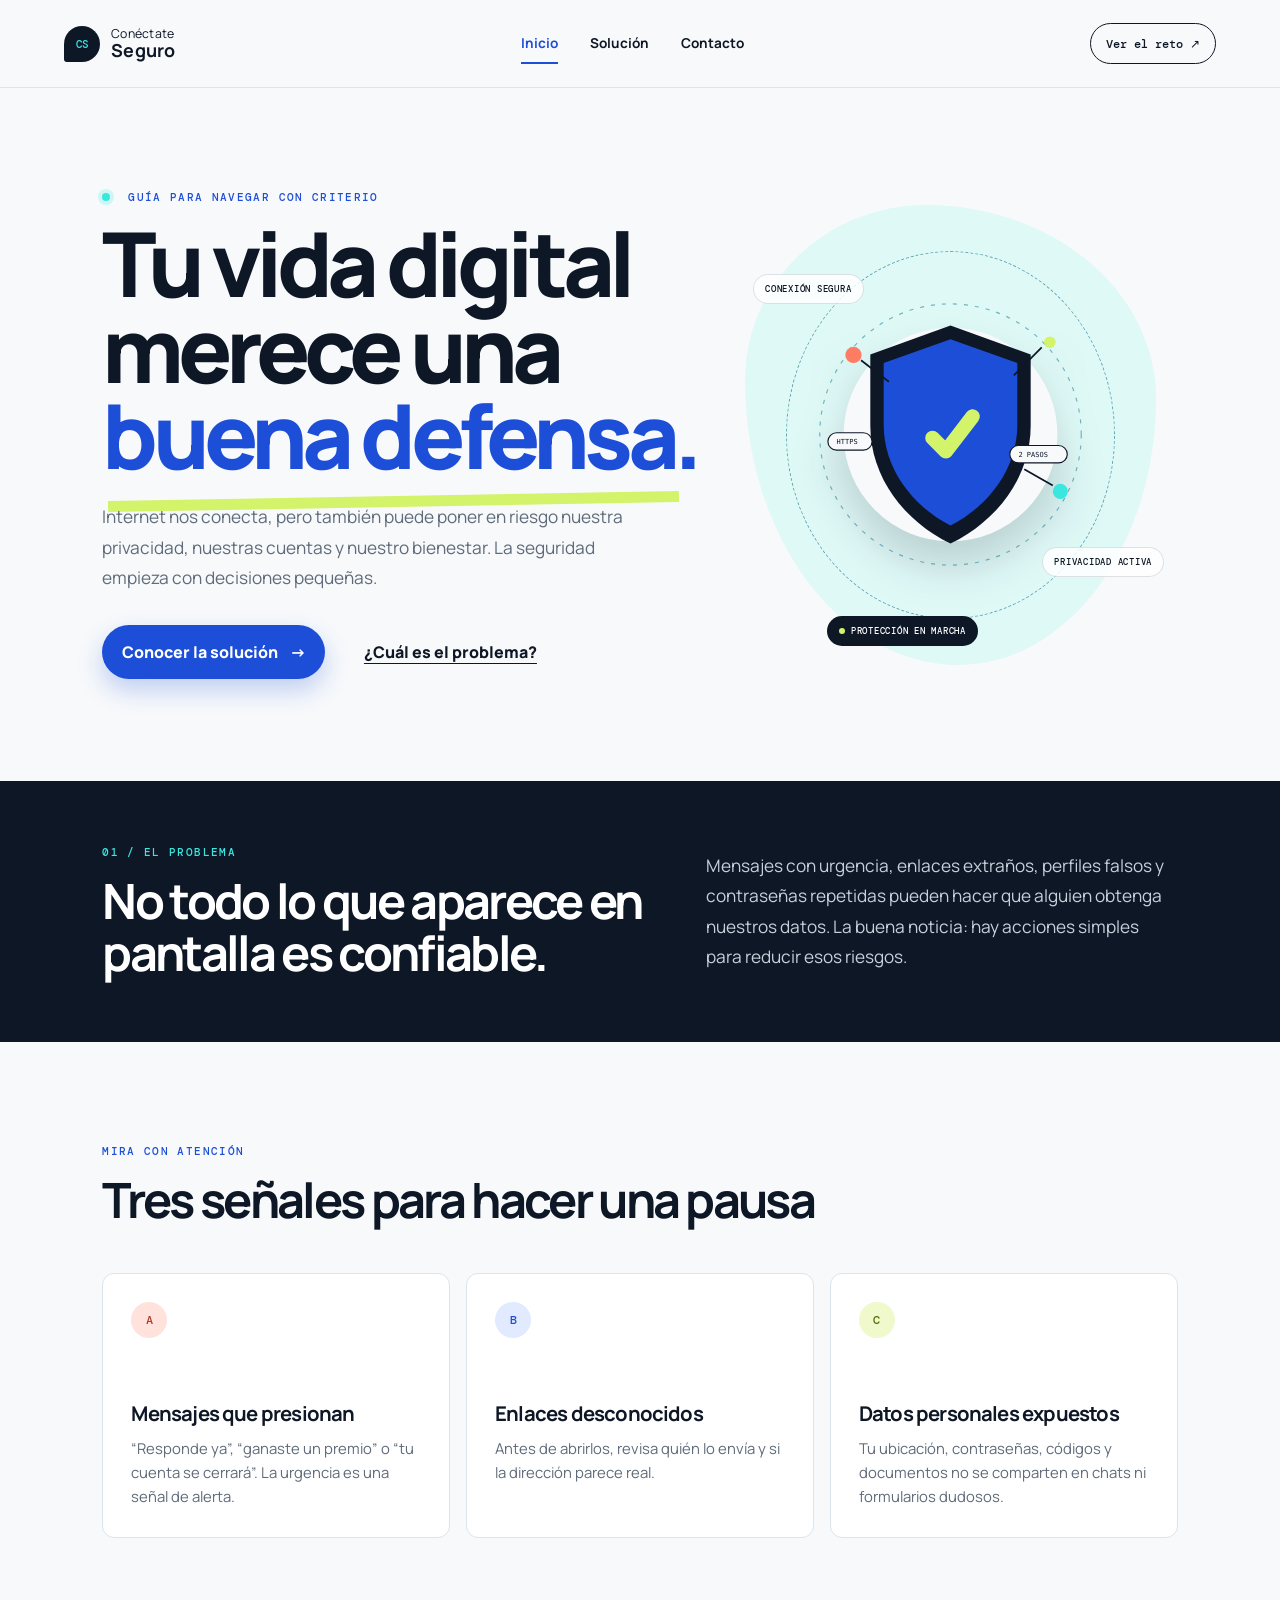
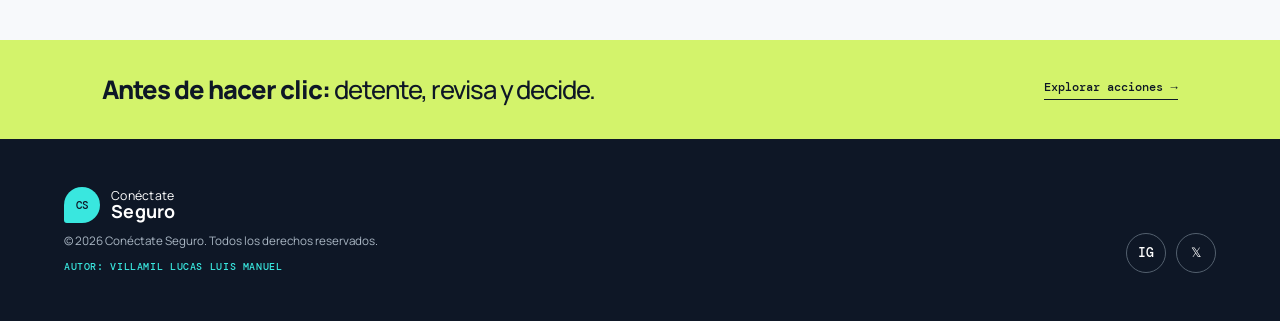
<file: index.html>
<!doctype html>
<html lang="es-MX">
<head>
  <meta charset="utf-8">
  <meta name="viewport" content="width=device-width, initial-scale=1">
  <meta name="description" content="Consejos claros para navegar de forma más segura en internet.">
  <title>Conéctate Seguro | Inicio</title>
  <link rel="preconnect" href="https://fonts.googleapis.com">
  <link rel="preconnect" href="https://fonts.gstatic.com" crossorigin>
  <link href="https://fonts.googleapis.com/css2?family=DM+Mono:wght@400;500&family=Manrope:wght@400;500;600;700;800&display=swap" rel="stylesheet">
  <link rel="stylesheet" href="styles.css">
</head>
<body>
  <a class="skip-link" href="#contenido">Saltar al contenido</a>
  <header class="site-header">
    <a class="brand" href="index.html" aria-label="Conéctate Seguro, página de inicio">
      <span class="brand-mark">CS</span>
      <span>Conéctate<br><strong>Seguro</strong></span>
    </a>
    <nav aria-label="Navegación principal">
      <a class="active" href="index.html">Inicio</a>
      <a href="solucion.html">Solución</a>
      <a href="contacto.html">Contacto</a>
    </nav>
    <a class="nav-cta" href="solucion.html#reto">Ver el reto <span aria-hidden="true">↗</span></a>
  </header>

  <main id="contenido">
    <section class="hero" aria-labelledby="hero-title">
      <div class="hero-copy">
        <p class="eyebrow"><span class="pulse"></span> GUÍA PARA NAVEGAR CON CRITERIO</p>
        <h1 id="hero-title">Tu vida digital<br>merece una <em>buena defensa.</em></h1>
        <p class="hero-text">Internet nos conecta, pero también puede poner en riesgo nuestra privacidad, nuestras cuentas y nuestro bienestar. La seguridad empieza con decisiones pequeñas.</p>
        <div class="hero-actions">
          <a class="button primary" href="solucion.html">Conocer la solución <span aria-hidden="true">→</span></a>
          <a class="button text-button" href="#problema">¿Cuál es el problema?</a>
        </div>
      </div>
      <div class="hero-visual">
        <div class="visual-label label-one">CONEXIÓN SEGURA</div>
        <div class="visual-label label-two">PRIVACIDAD ACTIVA</div>
        <img src="images/escudo-digital.svg" alt="Ilustración de un escudo que protege conexiones digitales">
        <p class="visual-status"><span></span> PROTECCIÓN EN MARCHA</p>
      </div>
    </section>

    <section class="intro-panel" id="problema" aria-labelledby="problema-title">
      <div>
        <p class="section-number">01 / EL PROBLEMA</p>
        <h2 id="problema-title">No todo lo que aparece en pantalla es confiable.</h2>
      </div>
      <p>Mensajes con urgencia, enlaces extraños, perfiles falsos y contraseñas repetidas pueden hacer que alguien obtenga nuestros datos. La buena noticia: hay acciones simples para reducir esos riesgos.</p>
    </section>

    <section class="risk-section" aria-labelledby="riesgos-title">
      <div class="section-heading">
        <p class="eyebrow">MIRA CON ATENCIÓN</p>
        <h2 id="riesgos-title">Tres señales para hacer una pausa</h2>
      </div>
      <div class="risk-grid">
        <article class="risk-card accent-coral">
          <span class="card-index">A</span>
          <h3>Mensajes que presionan</h3>
          <p>“Responde ya”, “ganaste un premio” o “tu cuenta se cerrará”. La urgencia es una señal de alerta.</p>
        </article>
        <article class="risk-card accent-blue">
          <span class="card-index">B</span>
          <h3>Enlaces desconocidos</h3>
          <p>Antes de abrirlos, revisa quién lo envía y si la dirección parece real.</p>
        </article>
        <article class="risk-card accent-lime">
          <span class="card-index">C</span>
          <h3>Datos personales expuestos</h3>
          <p>Tu ubicación, contraseñas, códigos y documentos no se comparten en chats ni formularios dudosos.</p>
        </article>
      </div>
    </section>

    <section class="action-strip">
      <p><span>Antes de hacer clic:</span> detente, revisa y decide.</p>
      <a href="solucion.html" aria-label="Ir a las acciones de protección">Explorar acciones <span aria-hidden="true">→</span></a>
    </section>
  </main>

  <footer class="site-footer">
    <div class="footer-left">
      <a class="brand footer-brand" href="index.html"><span class="brand-mark">CS</span><span>Conéctate<br><strong>Seguro</strong></span></a>
      <p>© 2026 Conéctate Seguro. Todos los derechos reservados.</p>
      <p class="author">AUTOR: VILLAMIL LUCAS LUIS MANUEL</p>
    </div>
    <div class="social-links" aria-label="Redes sociales">
      <a href="https://www.instagram.com/" target="_blank" rel="noopener noreferrer" aria-label="Abrir Instagram">IG</a>
      <a href="https://x.com/" target="_blank" rel="noopener noreferrer" aria-label="Abrir X">𝕏</a>
    </div>
  </footer>
</body>
</html>
</file>
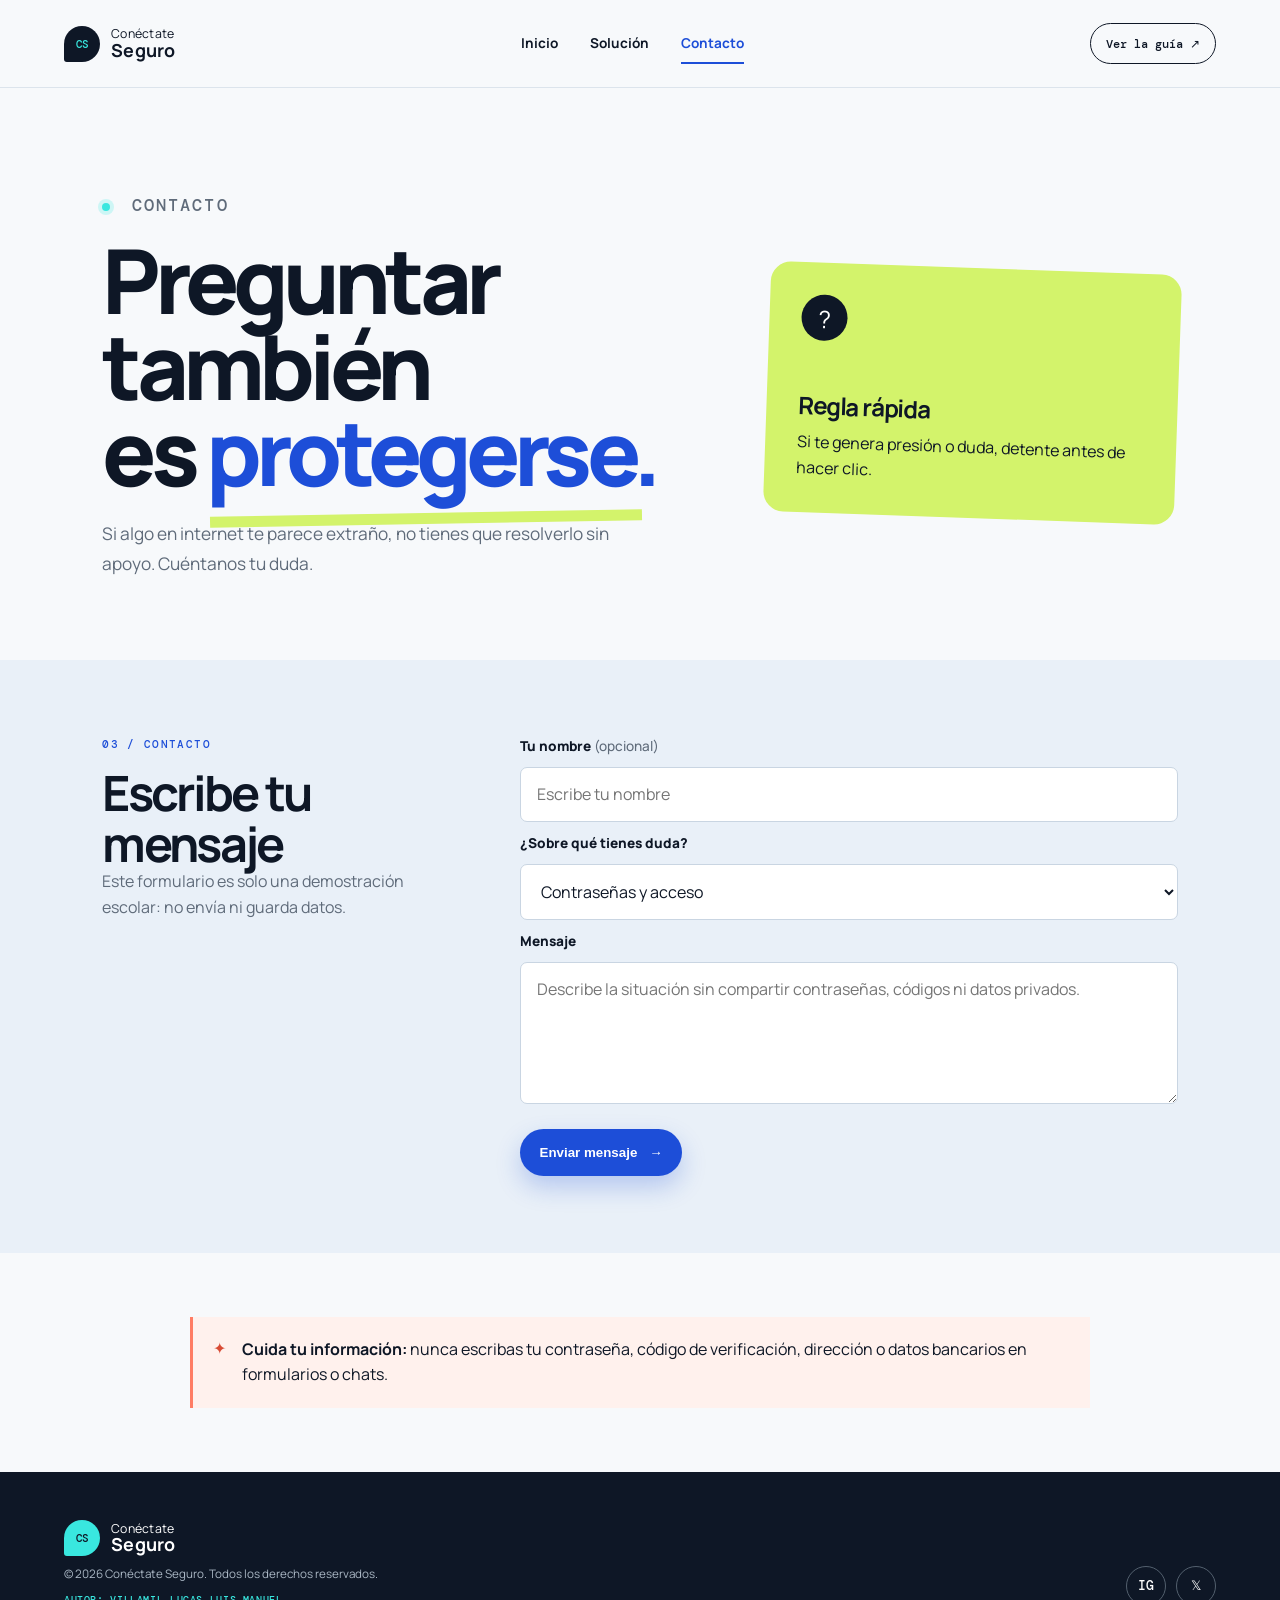
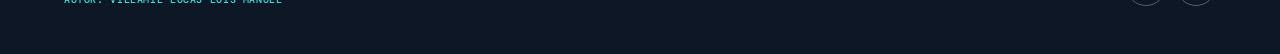
<file: contacto.html>
<!doctype html>
<html lang="es-MX">
<head>
  <meta charset="utf-8">
  <meta name="viewport" content="width=device-width, initial-scale=1">
  <meta name="description" content="Página de contacto de Conéctate Seguro.">
  <title>Conéctate Seguro | Contacto</title>
  <link rel="preconnect" href="https://fonts.googleapis.com">
  <link rel="preconnect" href="https://fonts.gstatic.com" crossorigin>
  <link href="https://fonts.googleapis.com/css2?family=DM+Mono:wght@400;500&family=Manrope:wght@400;500;600;700;800&display=swap" rel="stylesheet">
  <link rel="stylesheet" href="styles.css">
</head>
<body>
  <a class="skip-link" href="#contenido">Saltar al contenido</a>
  <header class="site-header">
    <a class="brand" href="index.html" aria-label="Conéctate Seguro, página de inicio"><span class="brand-mark">CS</span><span>Conéctate<br><strong>Seguro</strong></span></a>
    <nav aria-label="Navegación principal"><a href="index.html">Inicio</a><a href="solucion.html">Solución</a><a class="active" href="contacto.html">Contacto</a></nav>
    <a class="nav-cta" href="solucion.html">Ver la guía <span aria-hidden="true">↗</span></a>
  </header>

  <main id="contenido">
    <section class="contact-hero" aria-labelledby="contacto-title">
      <div><p class="eyebrow"><span class="pulse"></span> CONTACTO</p><h1 id="contacto-title">Preguntar también<br>es <em>protegerse.</em></h1><p>Si algo en internet te parece extraño, no tienes que resolverlo sin apoyo. Cuéntanos tu duda.</p></div>
      <aside class="help-card"><span>?</span><h2>Regla rápida</h2><p>Si te genera presión o duda, detente antes de hacer clic.</p></aside>
    </section>

    <section class="form-section" aria-labelledby="form-title">
      <div class="form-intro"><p class="section-number">03 / CONTACTO</p><h2 id="form-title">Escribe tu mensaje</h2><p>Este formulario es solo una demostración escolar: no envía ni guarda datos.</p></div>
      <form action="#" method="post" onsubmit="return false;">
        <label for="nombre">Tu nombre <span>(opcional)</span></label>
        <input id="nombre" name="nombre" type="text" placeholder="Escribe tu nombre">
        <label for="tema">¿Sobre qué tienes duda?</label>
        <select id="tema" name="tema"><option>Contraseñas y acceso</option><option>Mensajes o enlaces sospechosos</option><option>Privacidad en redes</option><option>Otro tema</option></select>
        <label for="mensaje">Mensaje</label>
        <textarea id="mensaje" name="mensaje" rows="5" placeholder="Describe la situación sin compartir contraseñas, códigos ni datos privados."></textarea>
        <button class="button primary" type="submit">Enviar mensaje <span aria-hidden="true">→</span></button>
      </form>
    </section>

    <section class="notice" aria-label="Aviso de privacidad"><span aria-hidden="true">✦</span><p><strong>Cuida tu información:</strong> nunca escribas tu contraseña, código de verificación, dirección o datos bancarios en formularios o chats.</p></section>
  </main>

  <footer class="site-footer">
    <div class="footer-left"><a class="brand footer-brand" href="index.html"><span class="brand-mark">CS</span><span>Conéctate<br><strong>Seguro</strong></span></a><p>© 2026 Conéctate Seguro. Todos los derechos reservados.</p><p class="author">AUTOR: VILLAMIL LUCAS LUIS MANUEL</p></div>
    <div class="social-links" aria-label="Redes sociales"><a href="https://www.instagram.com/" target="_blank" rel="noopener noreferrer" aria-label="Abrir Instagram">IG</a><a href="https://x.com/" target="_blank" rel="noopener noreferrer" aria-label="Abrir X">𝕏</a></div>
  </footer>
</body>
</html>
</file>
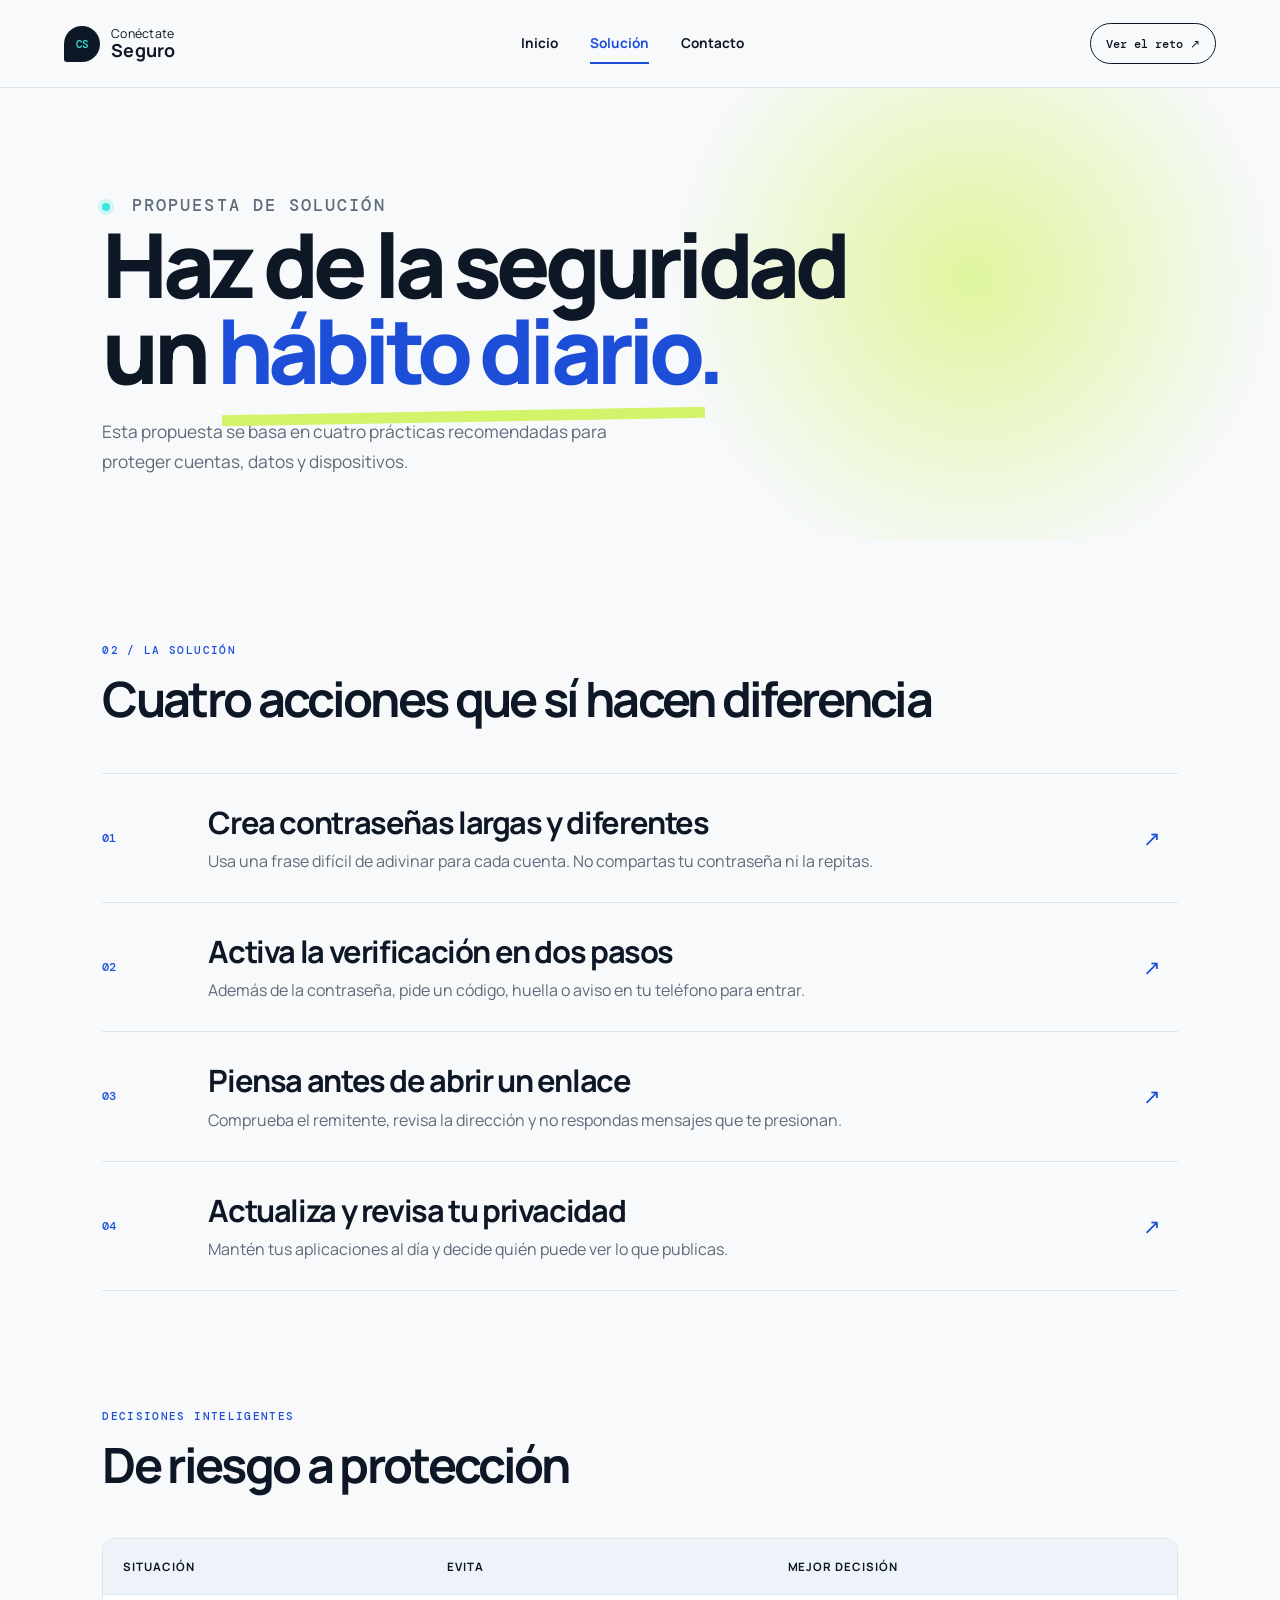
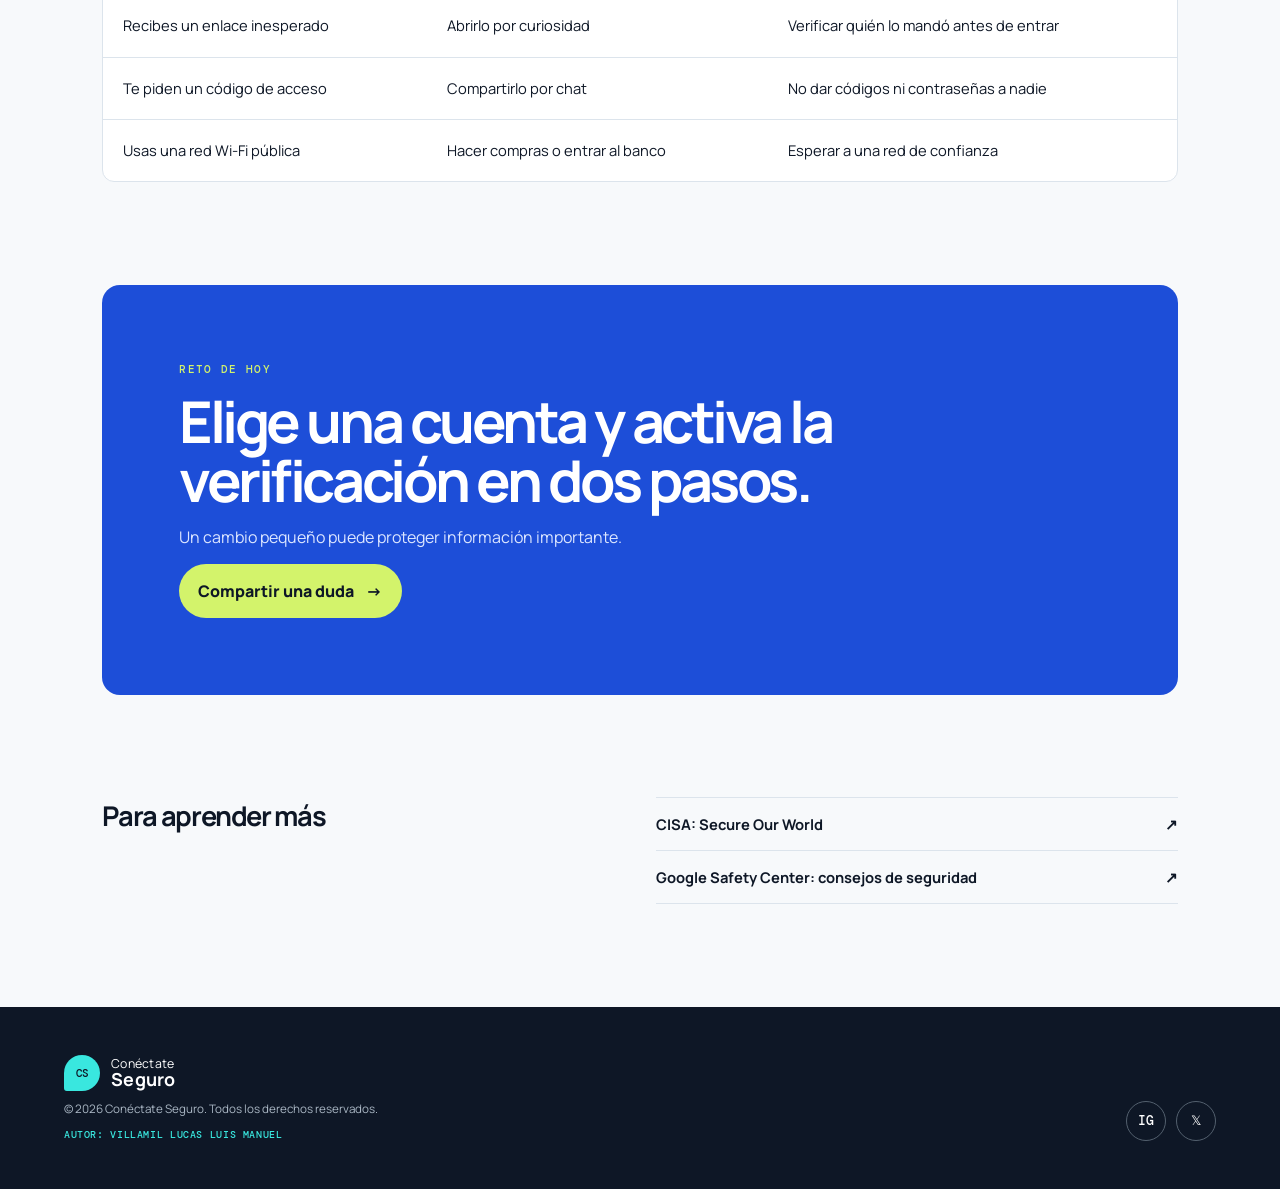
<file: solucion.html>
<!doctype html>
<html lang="es-MX">
<head>
  <meta charset="utf-8">
  <meta name="viewport" content="width=device-width, initial-scale=1">
  <meta name="description" content="Acciones simples para cuidar tus cuentas y tu información en internet.">
  <title>Conéctate Seguro | Solución</title>
  <link rel="preconnect" href="https://fonts.googleapis.com">
  <link rel="preconnect" href="https://fonts.gstatic.com" crossorigin>
  <link href="https://fonts.googleapis.com/css2?family=DM+Mono:wght@400;500&family=Manrope:wght@400;500;600;700;800&display=swap" rel="stylesheet">
  <link rel="stylesheet" href="styles.css">
</head>
<body>
  <a class="skip-link" href="#contenido">Saltar al contenido</a>
  <header class="site-header">
    <a class="brand" href="index.html" aria-label="Conéctate Seguro, página de inicio"><span class="brand-mark">CS</span><span>Conéctate<br><strong>Seguro</strong></span></a>
    <nav aria-label="Navegación principal"><a href="index.html">Inicio</a><a class="active" href="solucion.html">Solución</a><a href="contacto.html">Contacto</a></nav>
    <a class="nav-cta" href="#reto">Ver el reto <span aria-hidden="true">↗</span></a>
  </header>

  <main id="contenido">
    <section class="solution-hero" aria-labelledby="solucion-title">
      <p class="eyebrow"><span class="pulse"></span> PROPUESTA DE SOLUCIÓN</p>
      <h1 id="solucion-title">Haz de la seguridad<br>un <em>hábito diario.</em></h1>
      <p>Esta propuesta se basa en cuatro prácticas recomendadas para proteger cuentas, datos y dispositivos.</p>
    </section>

    <section class="steps-section" aria-labelledby="pasos-title">
      <div class="section-heading"><p class="section-number">02 / LA SOLUCIÓN</p><h2 id="pasos-title">Cuatro acciones que sí hacen diferencia</h2></div>
      <ol class="steps-list">
        <li><span class="step-number">01</span><div><h3>Crea contraseñas largas y diferentes</h3><p>Usa una frase difícil de adivinar para cada cuenta. No compartas tu contraseña ni la repitas.</p></div><span class="step-arrow">↗</span></li>
        <li><span class="step-number">02</span><div><h3>Activa la verificación en dos pasos</h3><p>Además de la contraseña, pide un código, huella o aviso en tu teléfono para entrar.</p></div><span class="step-arrow">↗</span></li>
        <li><span class="step-number">03</span><div><h3>Piensa antes de abrir un enlace</h3><p>Comprueba el remitente, revisa la dirección y no respondas mensajes que te presionan.</p></div><span class="step-arrow">↗</span></li>
        <li><span class="step-number">04</span><div><h3>Actualiza y revisa tu privacidad</h3><p>Mantén tus aplicaciones al día y decide quién puede ver lo que publicas.</p></div><span class="step-arrow">↗</span></li>
      </ol>
    </section>

    <section class="compare-section" aria-labelledby="tabla-title">
      <div class="section-heading"><p class="eyebrow">DECISIONES INTELIGENTES</p><h2 id="tabla-title">De riesgo a protección</h2></div>
      <div class="table-wrap">
        <table>
          <thead><tr><th>Situación</th><th>Evita</th><th>Mejor decisión</th></tr></thead>
          <tbody>
            <tr><td>Recibes un enlace inesperado</td><td>Abrirlo por curiosidad</td><td>Verificar quién lo mandó antes de entrar</td></tr>
            <tr><td>Te piden un código de acceso</td><td>Compartirlo por chat</td><td>No dar códigos ni contraseñas a nadie</td></tr>
            <tr><td>Usas una red Wi-Fi pública</td><td>Hacer compras o entrar al banco</td><td>Esperar a una red de confianza</td></tr>
          </tbody>
        </table>
      </div>
    </section>

    <section class="challenge" id="reto" aria-labelledby="reto-title">
      <p class="section-number">RETO DE HOY</p>
      <h2 id="reto-title">Elige una cuenta y activa la verificación en dos pasos.</h2>
      <p>Un cambio pequeño puede proteger información importante.</p>
      <a class="button primary" href="contacto.html">Compartir una duda <span aria-hidden="true">→</span></a>
    </section>

    <section class="sources" aria-labelledby="fuentes-title">
      <h2 id="fuentes-title">Para aprender más</h2>
      <a href="https://www.cisa.gov/secure-our-world" target="_blank" rel="noopener noreferrer">CISA: Secure Our World <span>↗</span></a>
      <a href="https://safety.google/security-tips/" target="_blank" rel="noopener noreferrer">Google Safety Center: consejos de seguridad <span>↗</span></a>
    </section>
  </main>

  <footer class="site-footer">
    <div class="footer-left"><a class="brand footer-brand" href="index.html"><span class="brand-mark">CS</span><span>Conéctate<br><strong>Seguro</strong></span></a><p>© 2026 Conéctate Seguro. Todos los derechos reservados.</p><p class="author">AUTOR: VILLAMIL LUCAS LUIS MANUEL</p></div>
    <div class="social-links" aria-label="Redes sociales"><a href="https://www.instagram.com/" target="_blank" rel="noopener noreferrer" aria-label="Abrir Instagram">IG</a><a href="https://x.com/" target="_blank" rel="noopener noreferrer" aria-label="Abrir X">𝕏</a></div>
  </footer>
</body>
</html>
</file>
<file: styles.css>
:root { --ink:#0e1726; --paper:#f7f9fb; --line:#dce4ec; --blue:#1d4ed8; --electric:#39e7df; --lime:#d3f36b; --coral:#ff7c64; --muted:#5f6b7a; }
* { box-sizing:border-box; } html { scroll-behavior:smooth; } body { margin:0; color:var(--ink); background:var(--paper); font-family:Manrope, Arial, sans-serif; } a { color:inherit; text-decoration:none; } .skip-link { position:absolute; left:-999px; top:0; background:#fff; padding:.75rem; z-index:10; } .skip-link:focus { left:1rem; }
.site-header { min-height:88px; display:flex; align-items:center; justify-content:space-between; gap:2rem; padding:1.15rem clamp(1.25rem, 5vw, 5.5rem); border-bottom:1px solid var(--line); background:rgba(247,249,251,.92); position:sticky; top:0; z-index:5; backdrop-filter:blur(14px); }
.brand { display:flex; align-items:center; gap:.7rem; font-size:.77rem; line-height:1.06; letter-spacing:.02em; } .brand strong { font-size:1.12rem; } .brand-mark { width:36px; height:36px; display:grid; place-items:center; background:var(--ink); color:var(--electric); border-radius:50% 50% 50% 8%; font:500 .68rem "DM Mono", monospace; letter-spacing:-.08em; }
nav { display:flex; gap:2rem; font-size:.85rem; font-weight:700; } nav a { padding:.65rem 0; border-bottom:2px solid transparent; } nav a:hover, nav a.active { border-color:var(--blue); color:var(--blue); } .nav-cta { font:500 .76rem "DM Mono", monospace; padding:.72rem .95rem; border:1px solid var(--ink); border-radius:999px; } .nav-cta:hover { color:#fff; background:var(--ink); }
.hero, .solution-hero, .contact-hero { max-width:1440px; margin:auto; padding:clamp(3.75rem, 8vw, 7.5rem) clamp(1.25rem, 8vw, 9rem); } .hero { min-height:620px; display:grid; grid-template-columns:1.05fr .95fr; align-items:center; gap:3rem; overflow:hidden; } .eyebrow, .section-number { margin:0 0 1rem; font:500 .7rem "DM Mono", monospace; letter-spacing:.12em; color:var(--blue); } .pulse { display:inline-block; width:8px; height:8px; margin-right:.6rem; border-radius:50%; background:var(--electric); box-shadow:0 0 0 4px rgba(57,231,223,.22); } h1,h2,h3,p { margin-top:0; } h1 { max-width:780px; margin-bottom:1.5rem; font-size:clamp(3.15rem, 7vw, 6.6rem); line-height:.96; letter-spacing:-.065em; font-weight:800; } h1 em { color:var(--blue); font-style:normal; position:relative; white-space:nowrap; } h1 em::after { content:""; position:absolute; left:1%; right:3%; bottom:-.12em; height:.12em; background:var(--lime); z-index:-1; transform:rotate(-1deg); } .hero-text,.solution-hero>p,.contact-hero>div>p { max-width:550px; font-size:1.08rem; line-height:1.75; color:var(--muted); } .hero-actions { display:flex; align-items:center; flex-wrap:wrap; gap:1.25rem; margin-top:2rem; } .button { display:inline-flex; align-items:center; gap:.75rem; padding:1rem 1.2rem; border:0; border-radius:999px; font-weight:800; cursor:pointer; } .primary { color:#fff; background:var(--blue); box-shadow:0 11px 24px rgba(29,78,216,.25); } .primary:hover { background:#123eb3; transform:translateY(-2px); } .text-button { text-decoration:underline; text-underline-offset:.3rem; }
.hero-visual { min-height:460px; position:relative; display:grid; place-items:center; background:#dff9f7; border-radius:44% 56% 48% 52% / 38% 42% 58% 62%; isolation:isolate; } .hero-visual::before { content:""; position:absolute; inset:10%; border:1px dashed #61a6b2; border-radius:50%; animation:spin 22s linear infinite; } .hero-visual img { width:min(82%,440px); position:relative; z-index:1; filter:drop-shadow(0 25px 20px rgba(14,23,38,.17)); } .visual-label,.visual-status { position:absolute; z-index:2; margin:0; padding:.5rem .7rem; border:1px solid rgba(14,23,38,.13); border-radius:999px; background:rgba(255,255,255,.85); font:500 .58rem "DM Mono",monospace; letter-spacing:.08em; } .label-one { top:15%; left:2%; } .label-two { bottom:19%; right:-2%; } .visual-status { bottom:4%; left:20%; background:var(--ink); color:#fff; } .visual-status span { display:inline-block; width:6px;height:6px;border-radius:50%; background:var(--lime); }
.intro-panel { display:grid; grid-template-columns:1fr .85fr; gap:3rem; padding:clamp(2.5rem,5vw,5rem) clamp(1.25rem,8vw,9rem); background:var(--ink); color:#fff; } .intro-panel h2,.section-heading h2,.form-intro h2 { margin:0; font-size:clamp(2rem,3.8vw,4rem); line-height:1.05; letter-spacing:-.055em; } .intro-panel>p { max-width:490px; margin:auto 0; font-size:1.08rem; line-height:1.75; color:#c7d0da; } .intro-panel .section-number { color:var(--electric); }
.risk-section,.steps-section,.compare-section,.sources { max-width:1440px; margin:auto; padding:clamp(4rem,8vw,8rem) clamp(1.25rem,8vw,9rem); } .section-heading { margin-bottom:3rem; } .risk-grid { display:grid; grid-template-columns:repeat(3,1fr); gap:1rem; } .risk-card { min-height:260px; padding:1.75rem; border:1px solid var(--line); border-radius:12px; background:#fff; } .risk-card:hover { transform:translateY(-6px); box-shadow:0 18px 40px rgba(14,23,38,.08); } .card-index { display:grid; place-items:center; width:36px;height:36px;border-radius:50%; font:500 .75rem "DM Mono",monospace; margin-bottom:3.8rem; } .accent-coral .card-index { background:#ffe2dc;color:#b23925; } .accent-blue .card-index { background:#e1eafe;color:var(--blue); } .accent-lime .card-index { background:#eff9cc;color:#516e0b; } .risk-card h3 { font-size:1.27rem; margin-bottom:.65rem; letter-spacing:-.04em; } .risk-card p { margin:0; line-height:1.6; color:var(--muted); font-size:.93rem; } .action-strip { display:flex; justify-content:space-between; align-items:center; gap:2rem; padding:2rem clamp(1.25rem,8vw,9rem); background:var(--lime); } .action-strip p { margin:0; font-size:clamp(1.2rem,2vw,1.75rem); font-weight:500; letter-spacing:-.04em; } .action-strip p span { font-weight:800; } .action-strip a { font:500 .75rem "DM Mono",monospace; padding-bottom:.3rem; border-bottom:1px solid; }
.solution-hero { padding-bottom:4rem; background:radial-gradient(circle at 76% 42%,rgba(211,243,107,.65),transparent 19rem); } .solution-hero>p { margin:0; } .steps-list { padding:0; margin:0; list-style:none; border-top:1px solid var(--line); } .steps-list li { display:grid; grid-template-columns:90px 1fr 35px; gap:1rem; align-items:center; padding:1.7rem 0; border-bottom:1px solid var(--line); } .step-number { font:500 .75rem "DM Mono",monospace; color:var(--blue); } .steps-list h3 { margin:0 0 .4rem; font-size:clamp(1.25rem,2.4vw,2rem); letter-spacing:-.045em; } .steps-list p { margin:0; color:var(--muted); line-height:1.6; } .step-arrow { font-size:1.3rem; color:var(--blue); } .compare-section { padding-top:1rem; } .table-wrap { overflow-x:auto; border:1px solid var(--line); border-radius:12px; background:#fff; } table { border-collapse:collapse; width:100%; min-width:680px; text-align:left; } th,td { padding:1.25rem; border-bottom:1px solid var(--line); } th { background:#eef3fa; font-size:.72rem; text-transform:uppercase; letter-spacing:.08em; } td { font-size:.92rem; line-height:1.45; } tr:last-child td { border:0; } .challenge { margin:0 clamp(1.25rem,8vw,9rem); padding:clamp(3rem,6vw,6rem); background:var(--blue); color:#fff; border-radius:18px; } .challenge .section-number { color:var(--lime); } .challenge h2 { max-width:850px; margin-bottom:1rem; font-size:clamp(2rem,4.5vw,4.5rem); line-height:1.03; letter-spacing:-.06em; } .challenge p:not(.section-number) { color:#dce6ff; } .challenge .primary { background:var(--lime); color:var(--ink); box-shadow:none; } .sources { display:grid; grid-template-columns:1fr 1fr; column-gap:2rem; } .sources h2 { grid-row:span 2; font-size:1.7rem; letter-spacing:-.05em; } .sources a { padding:1rem 0; display:flex; justify-content:space-between; border-top:1px solid var(--line); font-size:.92rem; font-weight:700; } .sources a:last-child { border-bottom:1px solid var(--line); }
.contact-hero { display:grid; grid-template-columns:1.2fr .8fr; gap:3rem; align-items:center; padding-bottom:4rem; } .help-card { padding:2rem; background:var(--lime); border-radius:20px; transform:rotate(2deg); } .help-card span { display:grid; place-items:center; width:46px; height:46px; margin-bottom:3rem; border-radius:50%; color:#fff; background:var(--ink); font-size:1.5rem; } .help-card h2 { margin-bottom:.5rem; font-size:1.5rem; letter-spacing:-.05em; } .help-card p { margin:0; line-height:1.6; } .form-section { display:grid; grid-template-columns:.7fr 1.3fr; gap:4rem; padding:clamp(3rem,6vw,6rem) clamp(1.25rem,8vw,9rem); background:#e9f0f8; } .form-intro p:not(.section-number) { color:var(--muted); line-height:1.6; } form { display:grid; gap:.75rem; } label { font-size:.85rem; font-weight:800; } label span { color:var(--muted); font-weight:500; } input,select,textarea { width:100%; padding:.95rem 1rem; color:var(--ink); border:1px solid #c9d5e2; border-radius:7px; background:#fff; font:inherit; } textarea { resize:vertical; } input:focus,select:focus,textarea:focus { outline:3px solid rgba(29,78,216,.22); border-color:var(--blue); } form .button { justify-self:start; margin-top:.8rem; } .notice { display:flex; align-items:flex-start; gap:1rem; max-width:900px; margin:4rem auto; padding:1.25rem; border-left:3px solid var(--coral); background:#fff1ed; } .notice span { color:#d84b34; } .notice p { margin:0; line-height:1.6; }
.site-footer { display:flex; align-items:flex-end; justify-content:space-between; gap:2rem; padding:3rem clamp(1.25rem,5vw,5.5rem); color:#fff; background:var(--ink); } .footer-brand .brand-mark { background:var(--electric); color:var(--ink); } .footer-left>p { margin:.65rem 0 0; font-size:.73rem; color:#aab7c4; } .footer-left .author { color:var(--electric); font:500 .65rem "DM Mono",monospace; letter-spacing:.06em; } .social-links { display:flex; gap:.6rem; } .social-links a { display:grid; place-items:center; width:40px; height:40px; border:1px solid #53606e; border-radius:50%; font:500 .8rem "DM Mono",monospace; } .social-links a:hover { color:var(--ink); border-color:var(--electric); background:var(--electric); }
@keyframes spin { to { transform:rotate(360deg); } } @media (max-width:760px) { .site-header { min-height:auto; flex-wrap:wrap; gap:1rem; } nav { order:3; width:100%; justify-content:space-between; gap:.5rem; } .nav-cta { margin-left:auto; } .hero,.intro-panel,.contact-hero,.form-section { grid-template-columns:1fr; } .hero { padding-top:4rem; } .hero-visual { min-height:330px; } .risk-grid { grid-template-columns:1fr; } .risk-card { min-height:190px; } .risk-card .card-index { margin-bottom:2rem; } .action-strip { align-items:flex-start; flex-direction:column; } .sources { grid-template-columns:1fr; } .sources h2 { grid-row:auto; } .site-footer { align-items:flex-start; flex-direction:column; } .steps-list li { grid-template-columns:52px 1fr 25px; } } @media (max-width:480px) { .site-header { padding:1rem; } .brand { font-size:.67rem; } .brand-mark { width:31px;height:31px; } .brand strong { font-size:.95rem; } .nav-cta { font-size:.63rem; padding:.6rem .7rem; } nav { font-size:.75rem; } }
</file>
